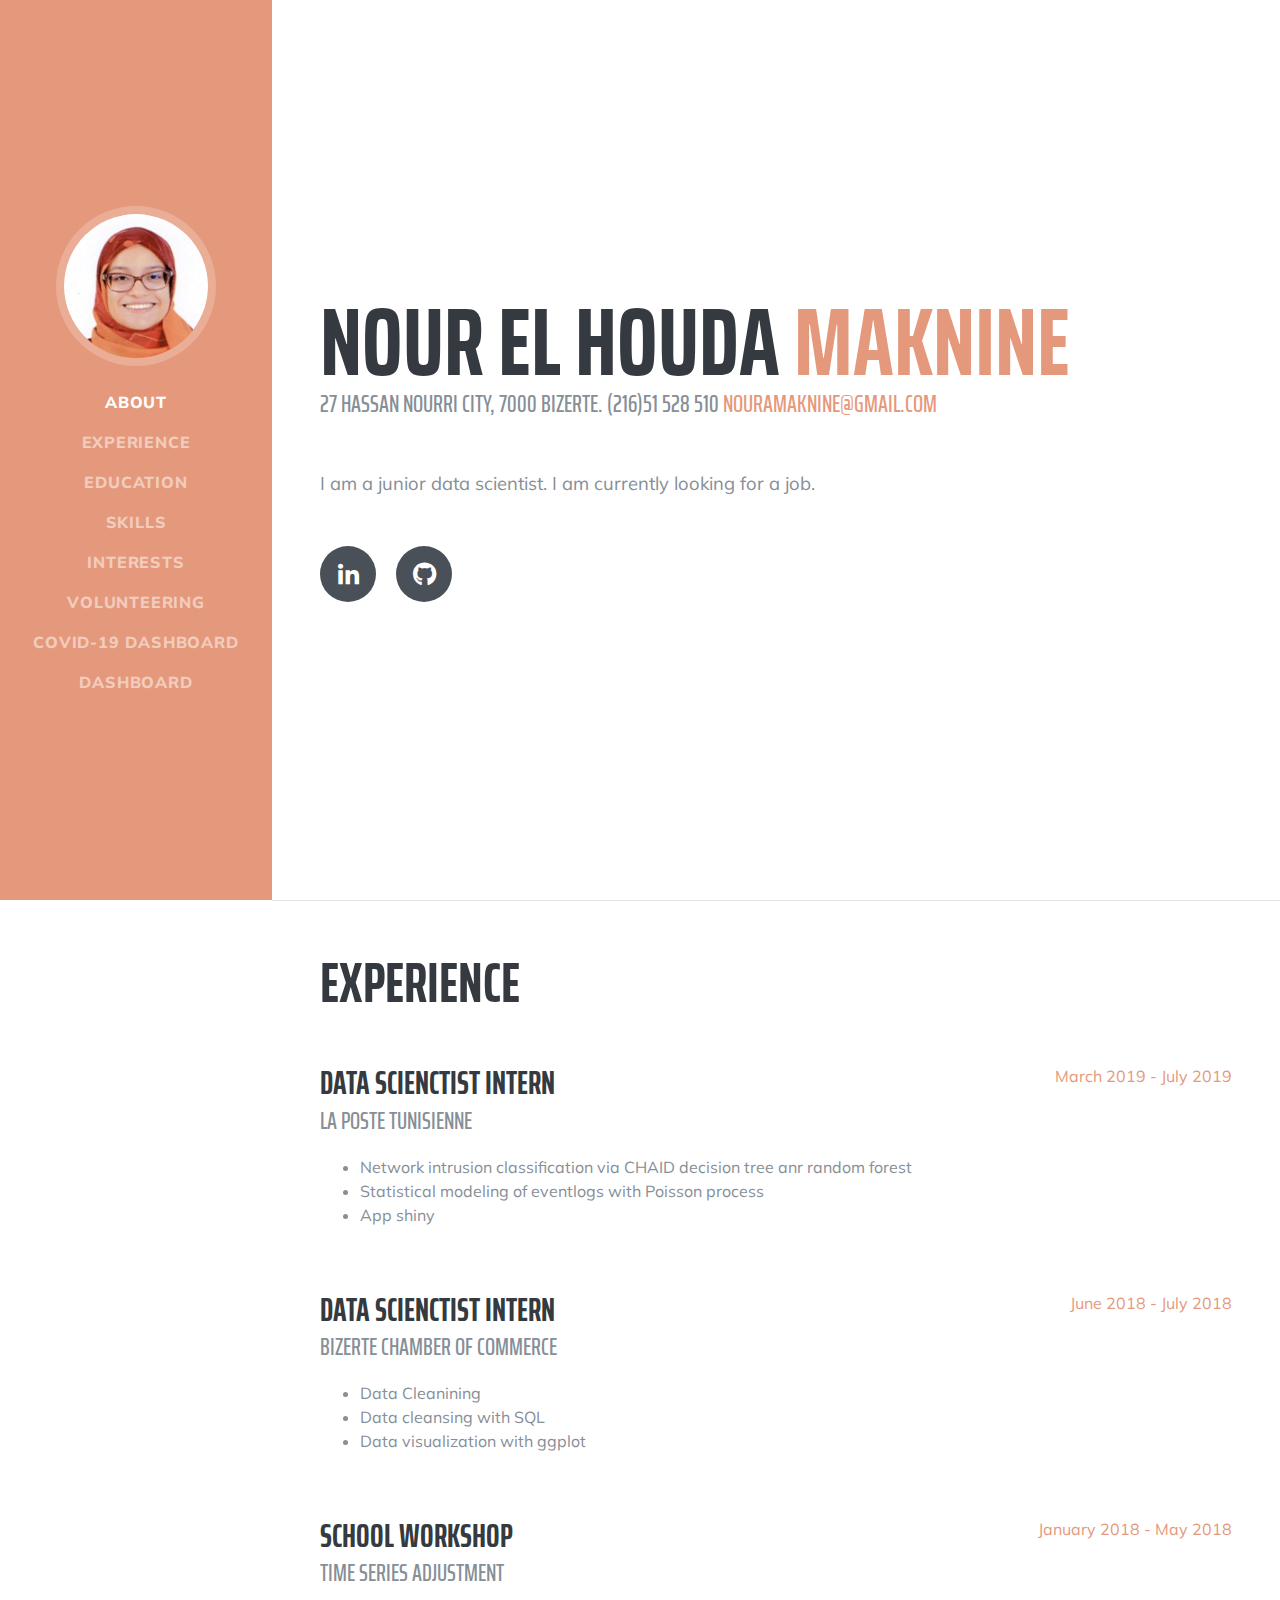
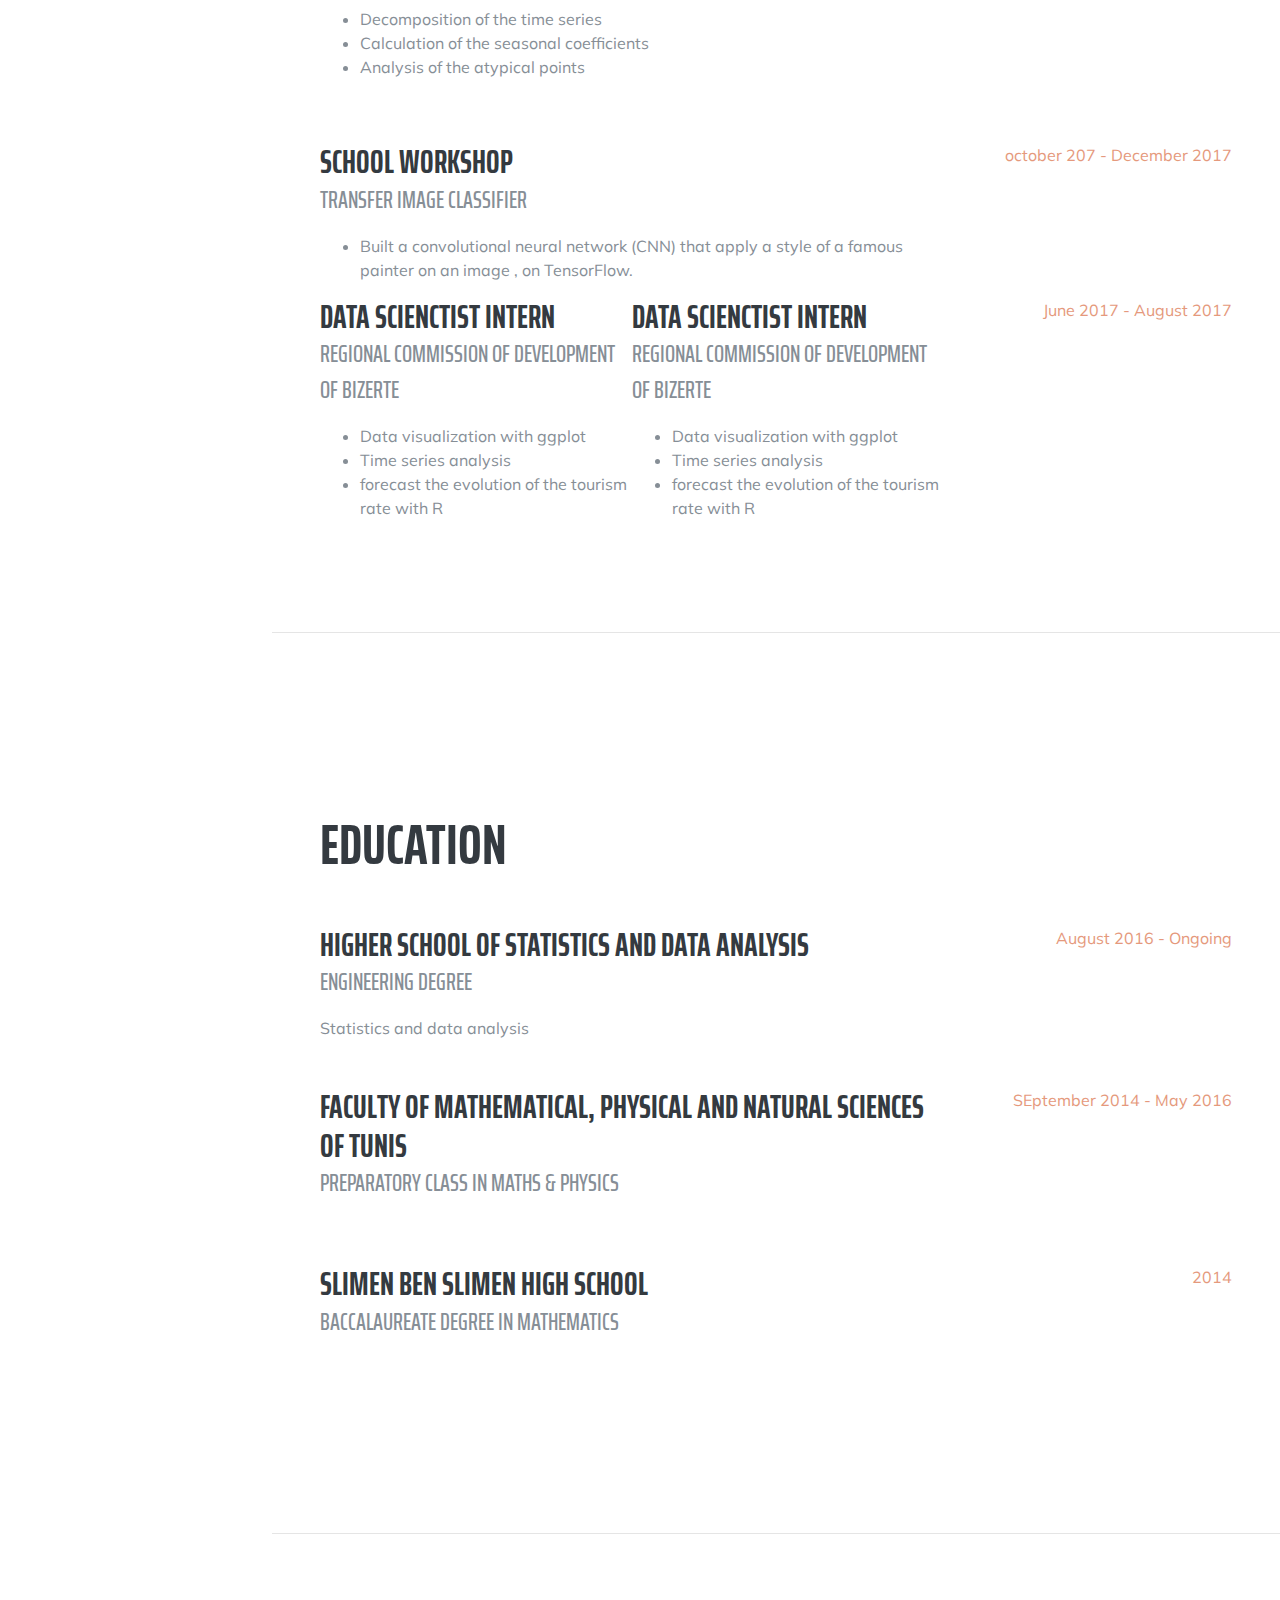
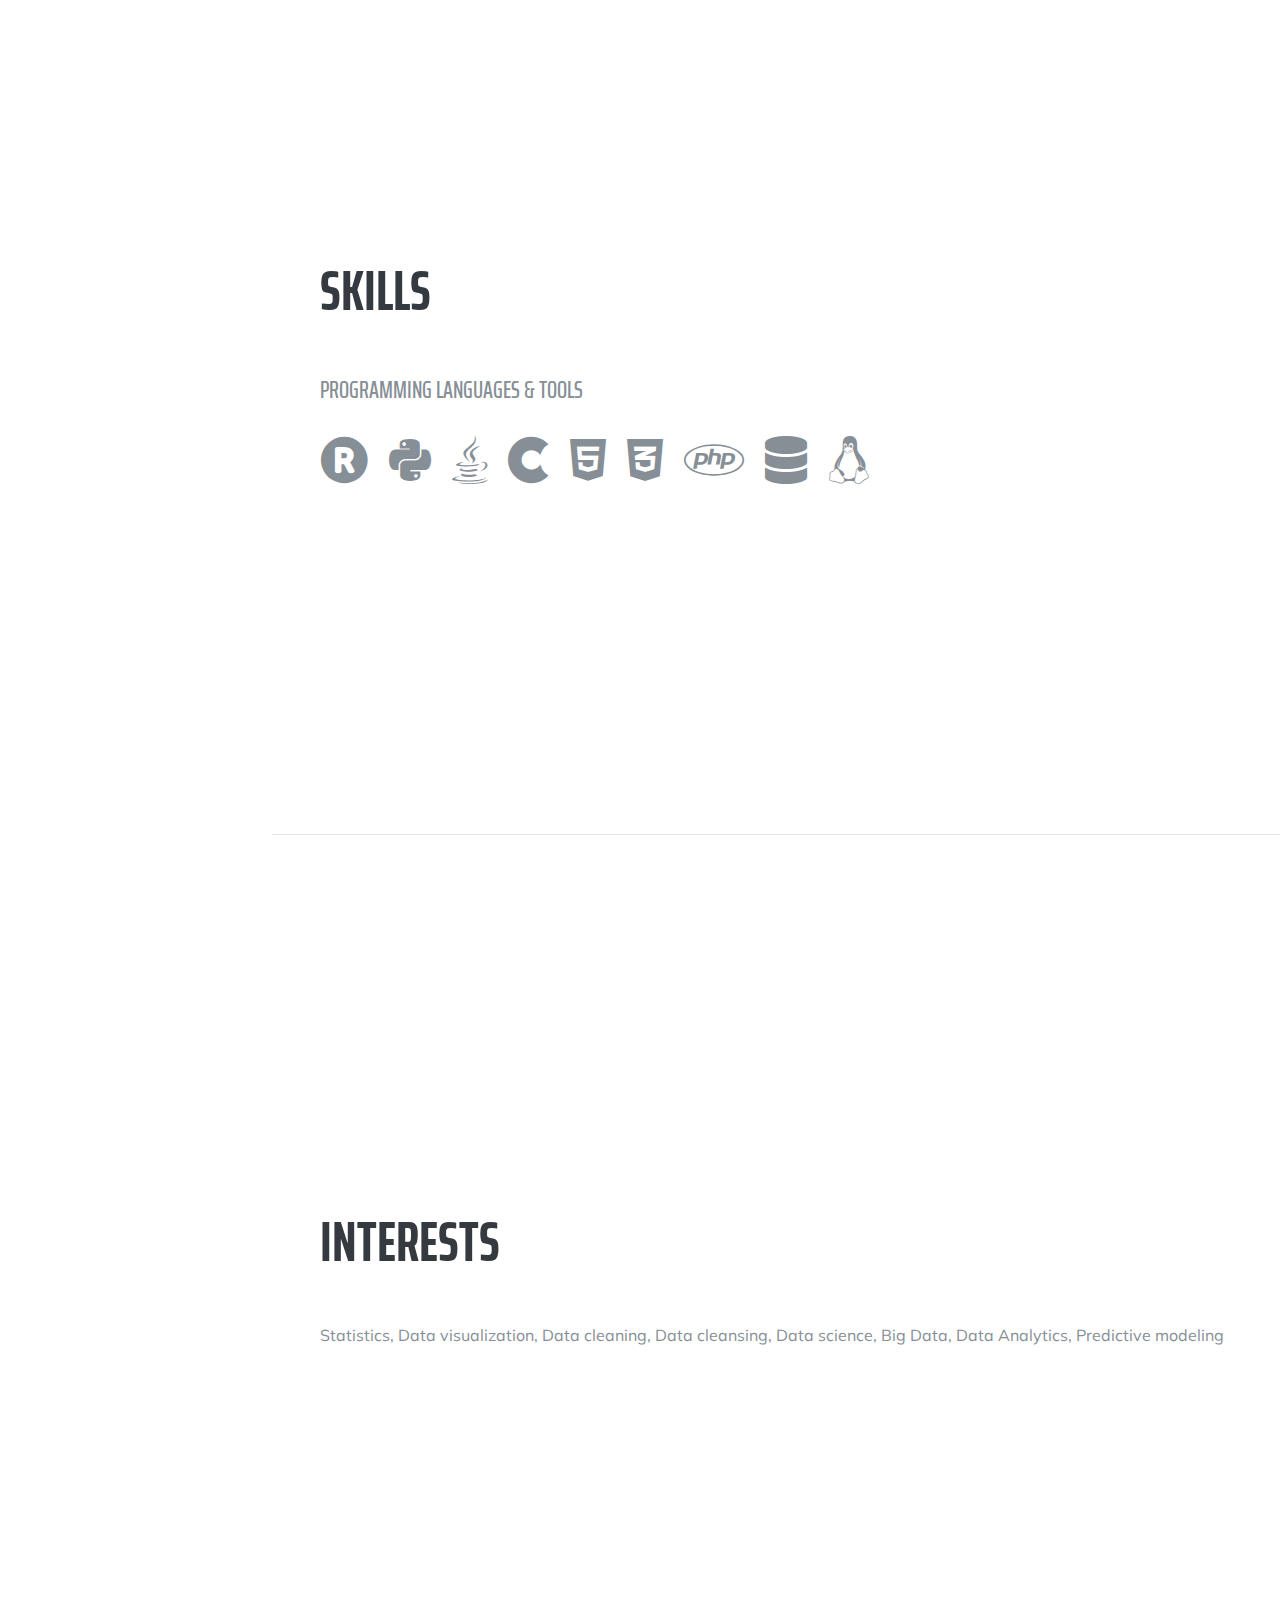
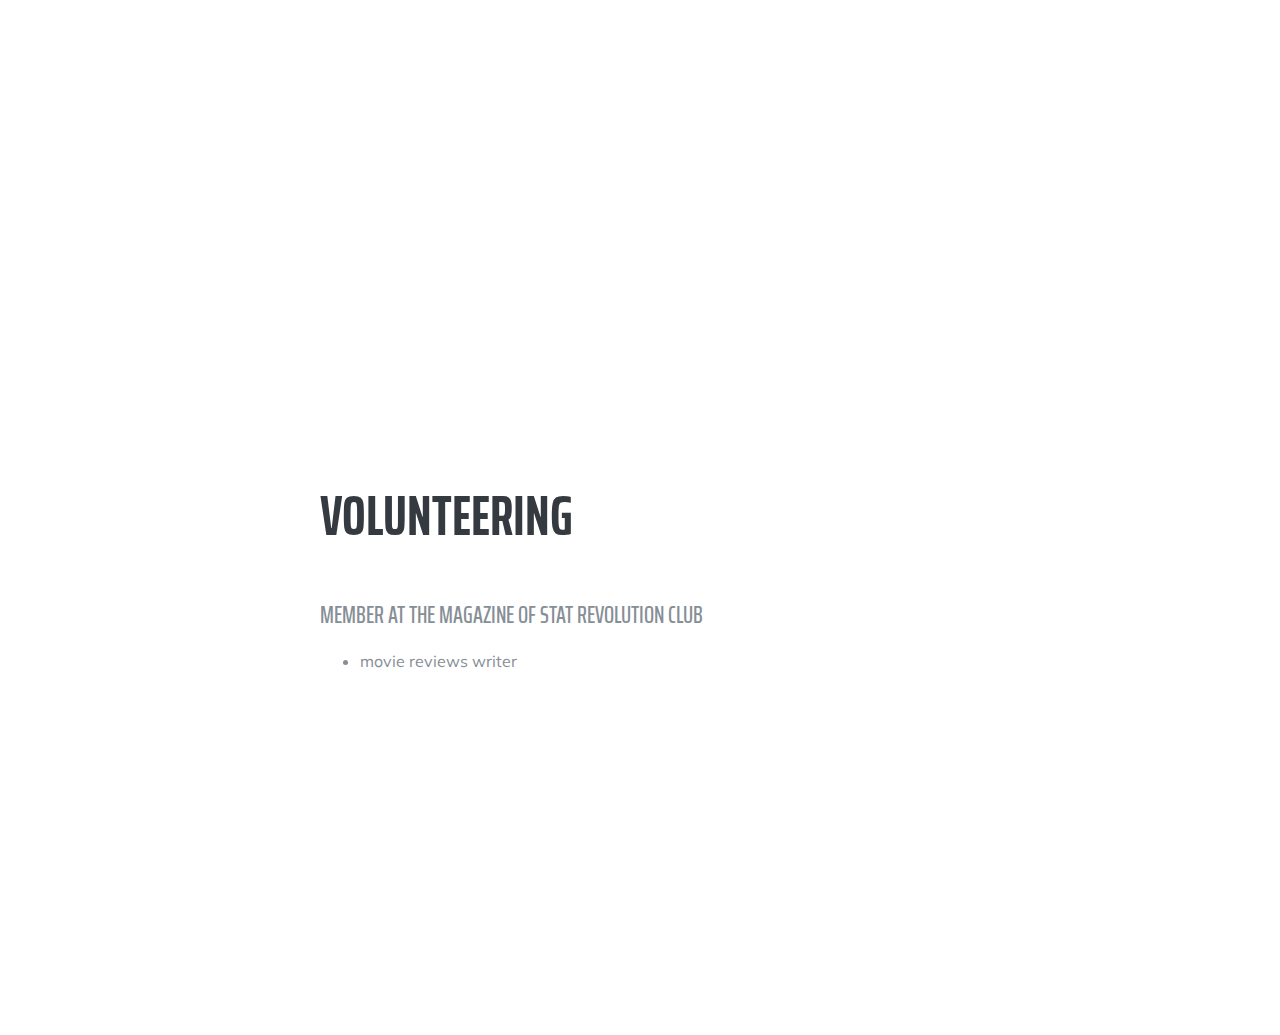
<file: index.html>
<!DOCTYPE html>
<html lang="en">

  <head>

    <meta charset="utf-8">
    <meta name="viewport" content="width=device-width, initial-scale=1, shrink-to-fit=no">
    <meta name="description" content="">
    <meta name="author" content="">

    <title>Resume</title>

    <!-- Bootstrap core CSS -->
    <link href="vendor/bootstrap/css/bootstrap.min.css" rel="stylesheet">

    <!-- Custom fonts for this template -->
    <link href="https://fonts.googleapis.com/css?family=Saira+Extra+Condensed:500,700" rel="stylesheet">
    <link href="https://fonts.googleapis.com/css?family=Muli:400,400i,800,800i" rel="stylesheet">
    <link href="vendor/fontawesome-free/css/all.min.css" rel="stylesheet">

    <!-- Custom styles for this template -->
    <link href="css/resume.min.css" rel="stylesheet">

  </head>

  <body id="page-top">

    <nav class="navbar navbar-expand-lg navbar-dark bg-primary fixed-top" id="sideNav">
      <a class="navbar-brand js-scroll-trigger" href="#page-top">
        <span class="d-block d-lg-none">Nour EL Houda Maknine</span>
        <span class="d-none d-lg-block">
          <img class="img-fluid img-profile rounded-circle mx-auto mb-2" src="PhotoMe.jpg" alt="">
        </span>
      </a>
      <button class="navbar-toggler" type="button" data-toggle="collapse" data-target="#navbarSupportedContent" aria-controls="navbarSupportedContent" aria-expanded="false" aria-label="Toggle navigation">
        <span class="navbar-toggler-icon"></span>
      </button>
      <div class="collapse navbar-collapse" id="navbarSupportedContent">
        <ul class="navbar-nav">
          <li class="nav-item">
            <a class="nav-link js-scroll-trigger" href="#about">About</a>
          </li>
          <li class="nav-item">
            <a class="nav-link js-scroll-trigger" href="#experience">Experience</a>
          </li>
          <li class="nav-item">
            <a class="nav-link js-scroll-trigger" href="#education">Education</a>
          </li>
          <li class="nav-item">
            <a class="nav-link js-scroll-trigger" href="#skills">Skills</a>
          </li>
          <li class="nav-item">
            <a class="nav-link js-scroll-trigger" href="#interests">Interests</a>
          </li>
           <li class="nav-item">
            <a class="nav-link js-scroll-trigger" href="#volunteering">Volunteering</a>
          </li>
          <li class="nav-item">
            <a class="nav-link js-scroll-trigger" href="dash.html">Covid-19 Dashboard</a>
          </li>
          <li class="nav-item">
            <a class="nav-link js-scroll-trigger" href="dashNAt.html">Dashboard</a>
          </li>
        </ul>
      </div>
    </nav>

    <div class="container-fluid p-0">

      <section class="resume-section p-3 p-lg-5 d-flex d-column" id="about">
        <div class="my-auto">
          <h1 class="mb-0">Nour El Houda
            <span class="text-primary">Maknine</span>
          </h1>
          <div class="subheading mb-5">27 Hassan Nourri city, 7000 Bizerte.  (216)51 528 510
            <a href="mailto:nouramaknine@gmail.com">nouramaknine@gmail.com</a>
          </div>
          <p class="lead mb-5">I am a junior data scientist. I am currently looking for a job.</p>
          <div class="social-icons">
            <a href="https://www.linkedin.com/in/nour-el-houda-mcnean-b2429612b/">
              <i class="fab fa-linkedin-in"></i>
            </a>
            <a href="https://github.com/nourmcnean">
              <i class="fab fa-github"></i>
            </a>
           
          </div>
        </div>
      </section>

      <hr class="m-0">

      <section class="resume-section p-3 p-lg-5 d-flex flex-column" id="experience">
        <div class="my-auto">
          <h2 class="mb-5">Experience</h2>
          
             <div class="resume-item d-flex flex-column flex-md-row mb-5">
            <div class="resume-content mr-auto">
              <h3 class="mb-0">Data scienctist intern</h3>
              <div class="subheading mb-3">La Poste Tunisienne</div>
              
                <ul>
                    <li>Network intrusion classification via CHAID decision tree anr random forest</li>
                    <li>Statistical modeling of eventlogs with Poisson process </li>
                    <li>App shiny</li>
                </ul>
              
            </div>
            <div class="resume-date text-md-right">
              <span class="text-primary">March 2019 - July 2019</span>
            </div>
          </div>

          <div class="resume-item d-flex flex-column flex-md-row mb-5">
            <div class="resume-content mr-auto">
              <h3 class="mb-0">Data scienctist intern</h3>
              <div class="subheading mb-3">Bizerte chamber of commerce</div>
              
                <ul>
                    <li>Data Cleanining </li>
                    <li>Data cleansing with SQL</li>
                    <li>Data visualization with ggplot</li>
                </ul>
              
            </div>
            <div class="resume-date text-md-right">
              <span class="text-primary">June 2018 - July 2018</span>
            </div>
          </div>

          

          <div class="resume-item d-flex flex-column flex-md-row mb-5">
            <div class="resume-content mr-auto">
              <h3 class="mb-0">School workshop</h3>
              <div class="subheading mb-3">Time series adjustment</div>
              <ul>
                    <li>Decomposition of the time series</li>
                    <li>Calculation of the seasonal coefficients  </li>
                     <li>Analysis of the atypical points</li>
                </ul>
            </div>
            <div class="resume-date text-md-right">
              <span class="text-primary">January 2018 - May 2018</span>
            </div>
          </div>

          <div class="resume-item d-flex flex-column flex-md-row">
            <div class="resume-content mr-auto">
              <h3 class="mb-0">School workshop</h3>
              <div class="subheading mb-3">Transfer image classifier</div>
              <ul>
                    <li>Built a convolutional neural network (CNN) that apply a style of a
famous painter on an image , on TensorFlow.</li>
                    
                </ul>
            </div>
            <div class="resume-date text-md-right">
              <span class="text-primary">october 207 - December 2017</span>
            </div>
          </div>

        </div>
        
        
<div class="resume-item d-flex flex-column flex-md-row mb-5">
            <div class="resume-content mr-auto">
              <h3 class="mb-0">Data scienctist intern</h3>
              <div class="subheading mb-3">Regional commission of development of Bizerte</div>
               <ul>
                    <li>Data visualization with ggplot</li>
                    <li>Time series analysis   </li>
                     <li>forecast the evolution of the tourism rate with R</li>
                </ul>
            </div>
            <div class="resume-content mr-auto">
              <h3 class="mb-0">Data scienctist intern</h3>
              <div class="subheading mb-3">Regional commission of development of Bizerte</div>
               <ul>
                    <li>Data visualization with ggplot</li>
                    <li>Time series analysis   </li>
                     <li>forecast the evolution of the tourism rate with R</li>
                </ul>
            </div>
            <div class="resume-date text-md-right">
              <span class="text-primary">June 2017 - August 2017</span>
            </div>
          </div>
      </section>

      <hr class="m-0">

      <section class="resume-section p-3 p-lg-5 d-flex flex-column" id="education">
        <div class="my-auto">
          <h2 class="mb-5">Education</h2>

          <div class="resume-item d-flex flex-column flex-md-row mb-5">
            <div class="resume-content mr-auto">
              <h3 class="mb-0">Higher School of Statistics and Data Analysis</h3>
              <div class="subheading mb-3">Engineering degree</div>
              <div>Statistics and data analysis</div>
            </div>
            <div class="resume-date text-md-right">
              <span class="text-primary">August 2016 - Ongoing</span>
            </div>
          </div>
          <div class="resume-item d-flex flex-column flex-md-row mb-5">
            <div class="resume-content mr-auto">
              <h3 class="mb-0">Faculty of Mathematical, Physical and Natural Sciences of Tunis</h3>
              <div class="subheading mb-3">Preparatory class in Maths & Physics</div>
            </div>
            <div class="resume-date text-md-right">
              <span class="text-primary">SEptember 2014 - May 2016</span>
            </div>
          </div>
          <div class="resume-item d-flex flex-column flex-md-row">
            <div class="resume-content mr-auto">
              <h3 class="mb-0">Slimen Ben Slimen High School</h3>
              <div class="subheading mb-3">Baccalaureate degree in mathematics</div>
            </div>
            <div class="resume-date text-md-right">
              <span class="text-primary">2014</span>
            </div>
          </div>

        </div>
        
      </section>

      <hr class="m-0">

      <section class="resume-section p-3 p-lg-5 d-flex flex-column" id="skills">
        <div class="my-auto">
          <h2 class="mb-5">Skills</h2>

          <div class="subheading mb-3">Programming Languages &amp; Tools</div>
             <ul class="list-inline dev-icons">
            <li class="list-inline-item">
              <i class="fas fa-registered"></i>
            </li>
            <li class="list-inline-item">
              <i class="fab fa-python"></i>
            </li>
            <li class="list-inline-item">
              <i class="fab fa-java"></i>
            </li>
            <li class="list-inline-item">
              <i class="fab fa-cuttlefish"></i>
            </li>
              <li class="list-inline-item">
              <i class="fab fa-html5"></i>
            </li>
            <li class="list-inline-item">
              <i class="fab fa-css3-alt"></i>
            </li>
           
            <li class="list-inline-item">
              <i class="fab fa-php"></i>
            </li>
            <li class="list-inline-item">
              <i class="fas fa-database"></i>
            </li>
            <li class="list-inline-item">   
            <i class="fab fa-linux"></i>
            </li>   
          </ul>

     
       </div>   
      </section>

      <hr class="m-0">

      <section class="resume-section p-3 p-lg-5 d-flex flex-column" id="interests">
        <div class="my-auto">
          <h2 class="mb-5">Interests</h2>
      <p>Statistics, Data visualization, Data cleaning, Data cleansing, 
        Data science, Big Data, Data Analytics, Predictive modeling</p>
        </div>
        
      </section>
       <section class="resume-section p-3 p-lg-5 d-flex flex-column" id="volunteering">
        <div class="my-auto">
          <h2 class="mb-5">Volunteering</h2>
     <div class="resume-item d-flex flex-column flex-md-row">
            <div class="resume-content mr-auto">
            
             <div class="subheading mb-3">Member at the magazine of Stat Revolution club</div>
              <ul>
                    <li>movie reviews writer</li>
                    
                </ul>
            </div>
 
        </div> 
      </section>

     
  
    <!-- Bootstrap core JavaScript -->
    <script src="vendor/jquery/jquery.min.js"></script>
    <script src="vendor/bootstrap/js/bootstrap.bundle.min.js"></script>

    <!-- Plugin JavaScript -->
    <script src="vendor/jquery-easing/jquery.easing.min.js"></script>

    <!-- Custom scripts for this template -->
    <script src="js/resume.min.js"></script>
   </div>
  </body>

</html>
</file>
<file: vendor/fontawesome-free/css/all.min.css>
/*!
 * Font Awesome Free 5.3.1 by @fontawesome - https://fontawesome.com
 * License - https://fontawesome.com/license/free (Icons: CC BY 4.0, Fonts: SIL OFL 1.1, Code: MIT License)
 */
.fa,.fab,.fal,.far,.fas{-moz-osx-font-smoothing:grayscale;-webkit-font-smoothing:antialiased;display:inline-block;font-style:normal;font-variant:normal;text-rendering:auto;line-height:1}.fa-lg{font-size:1.33333em;line-height:.75em;vertical-align:-.0667em}.fa-xs{font-size:.75em}.fa-sm{font-size:.875em}.fa-1x{font-size:1em}.fa-2x{font-size:2em}.fa-3x{font-size:3em}.fa-4x{font-size:4em}.fa-5x{font-size:5em}.fa-6x{font-size:6em}.fa-7x{font-size:7em}.fa-8x{font-size:8em}.fa-9x{font-size:9em}.fa-10x{font-size:10em}.fa-fw{text-align:center;width:1.25em}.fa-ul{list-style-type:none;margin-left:2.5em;padding-left:0}.fa-ul>li{position:relative}.fa-li{left:-2em;position:absolute;text-align:center;width:2em;line-height:inherit}.fa-border{border:.08em solid #eee;border-radius:.1em;padding:.2em .25em .15em}.fa-pull-left{float:left}.fa-pull-right{float:right}.fa.fa-pull-left,.fab.fa-pull-left,.fal.fa-pull-left,.far.fa-pull-left,.fas.fa-pull-left{margin-right:.3em}.fa.fa-pull-right,.fab.fa-pull-right,.fal.fa-pull-right,.far.fa-pull-right,.fas.fa-pull-right{margin-left:.3em}.fa-spin{animation:fa-spin 2s infinite linear}.fa-pulse{animation:fa-spin 1s infinite steps(8)}@keyframes fa-spin{0%{transform:rotate(0deg)}to{transform:rotate(1turn)}}.fa-rotate-90{-ms-filter:"progid:DXImageTransform.Microsoft.BasicImage(rotation=1)";transform:rotate(90deg)}.fa-rotate-180{-ms-filter:"progid:DXImageTransform.Microsoft.BasicImage(rotation=2)";transform:rotate(180deg)}.fa-rotate-270{-ms-filter:"progid:DXImageTransform.Microsoft.BasicImage(rotation=3)";transform:rotate(270deg)}.fa-flip-horizontal{-ms-filter:"progid:DXImageTransform.Microsoft.BasicImage(rotation=0, mirror=1)";transform:scaleX(-1)}.fa-flip-vertical{transform:scaleY(-1)}.fa-flip-horizontal.fa-flip-vertical,.fa-flip-vertical{-ms-filter:"progid:DXImageTransform.Microsoft.BasicImage(rotation=2, mirror=1)"}.fa-flip-horizontal.fa-flip-vertical{transform:scale(-1)}:root .fa-flip-horizontal,:root .fa-flip-vertical,:root .fa-rotate-90,:root .fa-rotate-180,:root .fa-rotate-270{-webkit-filter:none;filter:none}.fa-stack{display:inline-block;height:2em;line-height:2em;position:relative;vertical-align:middle;width:2em}.fa-stack-1x,.fa-stack-2x{left:0;position:absolute;text-align:center;width:100%}.fa-stack-1x{line-height:inherit}.fa-stack-2x{font-size:2em}.fa-inverse{color:#fff}.fa-500px:before{content:"\f26e"}.fa-accessible-icon:before{content:"\f368"}.fa-accusoft:before{content:"\f369"}.fa-ad:before{content:"\f641"}.fa-address-book:before{content:"\f2b9"}.fa-address-card:before{content:"\f2bb"}.fa-adjust:before{content:"\f042"}.fa-adn:before{content:"\f170"}.fa-adversal:before{content:"\f36a"}.fa-affiliatetheme:before{content:"\f36b"}.fa-air-freshener:before{content:"\f5d0"}.fa-algolia:before{content:"\f36c"}.fa-align-center:before{content:"\f037"}.fa-align-justify:before{content:"\f039"}.fa-align-left:before{content:"\f036"}.fa-align-right:before{content:"\f038"}.fa-alipay:before{content:"\f642"}.fa-allergies:before{content:"\f461"}.fa-amazon:before{content:"\f270"}.fa-amazon-pay:before{content:"\f42c"}.fa-ambulance:before{content:"\f0f9"}.fa-american-sign-language-interpreting:before{content:"\f2a3"}.fa-amilia:before{content:"\f36d"}.fa-anchor:before{content:"\f13d"}.fa-android:before{content:"\f17b"}.fa-angellist:before{content:"\f209"}.fa-angle-double-down:before{content:"\f103"}.fa-angle-double-left:before{content:"\f100"}.fa-angle-double-right:before{content:"\f101"}.fa-angle-double-up:before{content:"\f102"}.fa-angle-down:before{content:"\f107"}.fa-angle-left:before{content:"\f104"}.fa-angle-right:before{content:"\f105"}.fa-angle-up:before{content:"\f106"}.fa-angry:before{content:"\f556"}.fa-angrycreative:before{content:"\f36e"}.fa-angular:before{content:"\f420"}.fa-ankh:before{content:"\f644"}.fa-app-store:before{content:"\f36f"}.fa-app-store-ios:before{content:"\f370"}.fa-apper:before{content:"\f371"}.fa-apple:before{content:"\f179"}.fa-apple-alt:before{content:"\f5d1"}.fa-apple-pay:before{content:"\f415"}.fa-archive:before{content:"\f187"}.fa-archway:before{content:"\f557"}.fa-arrow-alt-circle-down:before{content:"\f358"}.fa-arrow-alt-circle-left:before{content:"\f359"}.fa-arrow-alt-circle-right:before{content:"\f35a"}.fa-arrow-alt-circle-up:before{content:"\f35b"}.fa-arrow-circle-down:before{content:"\f0ab"}.fa-arrow-circle-left:before{content:"\f0a8"}.fa-arrow-circle-right:before{content:"\f0a9"}.fa-arrow-circle-up:before{content:"\f0aa"}.fa-arrow-down:before{content:"\f063"}.fa-arrow-left:before{content:"\f060"}.fa-arrow-right:before{content:"\f061"}.fa-arrow-up:before{content:"\f062"}.fa-arrows-alt:before{content:"\f0b2"}.fa-arrows-alt-h:before{content:"\f337"}.fa-arrows-alt-v:before{content:"\f338"}.fa-assistive-listening-systems:before{content:"\f2a2"}.fa-asterisk:before{content:"\f069"}.fa-asymmetrik:before{content:"\f372"}.fa-at:before{content:"\f1fa"}.fa-atlas:before{content:"\f558"}.fa-atom:before{content:"\f5d2"}.fa-audible:before{content:"\f373"}.fa-audio-description:before{content:"\f29e"}.fa-autoprefixer:before{content:"\f41c"}.fa-avianex:before{content:"\f374"}.fa-aviato:before{content:"\f421"}.fa-award:before{content:"\f559"}.fa-aws:before{content:"\f375"}.fa-backspace:before{content:"\f55a"}.fa-backward:before{content:"\f04a"}.fa-balance-scale:before{content:"\f24e"}.fa-ban:before{content:"\f05e"}.fa-band-aid:before{content:"\f462"}.fa-bandcamp:before{content:"\f2d5"}.fa-barcode:before{content:"\f02a"}.fa-bars:before{content:"\f0c9"}.fa-baseball-ball:before{content:"\f433"}.fa-basketball-ball:before{content:"\f434"}.fa-bath:before{content:"\f2cd"}.fa-battery-empty:before{content:"\f244"}.fa-battery-full:before{content:"\f240"}.fa-battery-half:before{content:"\f242"}.fa-battery-quarter:before{content:"\f243"}.fa-battery-three-quarters:before{content:"\f241"}.fa-bed:before{content:"\f236"}.fa-beer:before{content:"\f0fc"}.fa-behance:before{content:"\f1b4"}.fa-behance-square:before{content:"\f1b5"}.fa-bell:before{content:"\f0f3"}.fa-bell-slash:before{content:"\f1f6"}.fa-bezier-curve:before{content:"\f55b"}.fa-bible:before{content:"\f647"}.fa-bicycle:before{content:"\f206"}.fa-bimobject:before{content:"\f378"}.fa-binoculars:before{content:"\f1e5"}.fa-birthday-cake:before{content:"\f1fd"}.fa-bitbucket:before{content:"\f171"}.fa-bitcoin:before{content:"\f379"}.fa-bity:before{content:"\f37a"}.fa-black-tie:before{content:"\f27e"}.fa-blackberry:before{content:"\f37b"}.fa-blender:before{content:"\f517"}.fa-blind:before{content:"\f29d"}.fa-blogger:before{content:"\f37c"}.fa-blogger-b:before{content:"\f37d"}.fa-bluetooth:before{content:"\f293"}.fa-bluetooth-b:before{content:"\f294"}.fa-bold:before{content:"\f032"}.fa-bolt:before{content:"\f0e7"}.fa-bomb:before{content:"\f1e2"}.fa-bone:before{content:"\f5d7"}.fa-bong:before{content:"\f55c"}.fa-book:before{content:"\f02d"}.fa-book-open:before{content:"\f518"}.fa-book-reader:before{content:"\f5da"}.fa-bookmark:before{content:"\f02e"}.fa-bowling-ball:before{content:"\f436"}.fa-box:before{content:"\f466"}.fa-box-open:before{content:"\f49e"}.fa-boxes:before{content:"\f468"}.fa-braille:before{content:"\f2a1"}.fa-brain:before{content:"\f5dc"}.fa-briefcase:before{content:"\f0b1"}.fa-briefcase-medical:before{content:"\f469"}.fa-broadcast-tower:before{content:"\f519"}.fa-broom:before{content:"\f51a"}.fa-brush:before{content:"\f55d"}.fa-btc:before{content:"\f15a"}.fa-bug:before{content:"\f188"}.fa-building:before{content:"\f1ad"}.fa-bullhorn:before{content:"\f0a1"}.fa-bullseye:before{content:"\f140"}.fa-burn:before{content:"\f46a"}.fa-buromobelexperte:before{content:"\f37f"}.fa-bus:before{content:"\f207"}.fa-bus-alt:before{content:"\f55e"}.fa-business-time:before{content:"\f64a"}.fa-buysellads:before{content:"\f20d"}.fa-calculator:before{content:"\f1ec"}.fa-calendar:before{content:"\f133"}.fa-calendar-alt:before{content:"\f073"}.fa-calendar-check:before{content:"\f274"}.fa-calendar-minus:before{content:"\f272"}.fa-calendar-plus:before{content:"\f271"}.fa-calendar-times:before{content:"\f273"}.fa-camera:before{content:"\f030"}.fa-camera-retro:before{content:"\f083"}.fa-cannabis:before{content:"\f55f"}.fa-capsules:before{content:"\f46b"}.fa-car:before{content:"\f1b9"}.fa-car-alt:before{content:"\f5de"}.fa-car-battery:before{content:"\f5df"}.fa-car-crash:before{content:"\f5e1"}.fa-car-side:before{content:"\f5e4"}.fa-caret-down:before{content:"\f0d7"}.fa-caret-left:before{content:"\f0d9"}.fa-caret-right:before{content:"\f0da"}.fa-caret-square-down:before{content:"\f150"}.fa-caret-square-left:before{content:"\f191"}.fa-caret-square-right:before{content:"\f152"}.fa-caret-square-up:before{content:"\f151"}.fa-caret-up:before{content:"\f0d8"}.fa-cart-arrow-down:before{content:"\f218"}.fa-cart-plus:before{content:"\f217"}.fa-cc-amazon-pay:before{content:"\f42d"}.fa-cc-amex:before{content:"\f1f3"}.fa-cc-apple-pay:before{content:"\f416"}.fa-cc-diners-club:before{content:"\f24c"}.fa-cc-discover:before{content:"\f1f2"}.fa-cc-jcb:before{content:"\f24b"}.fa-cc-mastercard:before{content:"\f1f1"}.fa-cc-paypal:before{content:"\f1f4"}.fa-cc-stripe:before{content:"\f1f5"}.fa-cc-visa:before{content:"\f1f0"}.fa-centercode:before{content:"\f380"}.fa-certificate:before{content:"\f0a3"}.fa-chalkboard:before{content:"\f51b"}.fa-chalkboard-teacher:before{content:"\f51c"}.fa-charging-station:before{content:"\f5e7"}.fa-chart-area:before{content:"\f1fe"}.fa-chart-bar:before{content:"\f080"}.fa-chart-line:before{content:"\f201"}.fa-chart-pie:before{content:"\f200"}.fa-check:before{content:"\f00c"}.fa-check-circle:before{content:"\f058"}.fa-check-double:before{content:"\f560"}.fa-check-square:before{content:"\f14a"}.fa-chess:before{content:"\f439"}.fa-chess-bishop:before{content:"\f43a"}.fa-chess-board:before{content:"\f43c"}.fa-chess-king:before{content:"\f43f"}.fa-chess-knight:before{content:"\f441"}.fa-chess-pawn:before{content:"\f443"}.fa-chess-queen:before{content:"\f445"}.fa-chess-rook:before{content:"\f447"}.fa-chevron-circle-down:before{content:"\f13a"}.fa-chevron-circle-left:before{content:"\f137"}.fa-chevron-circle-right:before{content:"\f138"}.fa-chevron-circle-up:before{content:"\f139"}.fa-chevron-down:before{content:"\f078"}.fa-chevron-left:before{content:"\f053"}.fa-chevron-right:before{content:"\f054"}.fa-chevron-up:before{content:"\f077"}.fa-child:before{content:"\f1ae"}.fa-chrome:before{content:"\f268"}.fa-church:before{content:"\f51d"}.fa-circle:before{content:"\f111"}.fa-circle-notch:before{content:"\f1ce"}.fa-city:before{content:"\f64f"}.fa-clipboard:before{content:"\f328"}.fa-clipboard-check:before{content:"\f46c"}.fa-clipboard-list:before{content:"\f46d"}.fa-clock:before{content:"\f017"}.fa-clone:before{content:"\f24d"}.fa-closed-captioning:before{content:"\f20a"}.fa-cloud:before{content:"\f0c2"}.fa-cloud-download-alt:before{content:"\f381"}.fa-cloud-upload-alt:before{content:"\f382"}.fa-cloudscale:before{content:"\f383"}.fa-cloudsmith:before{content:"\f384"}.fa-cloudversify:before{content:"\f385"}.fa-cocktail:before{content:"\f561"}.fa-code:before{content:"\f121"}.fa-code-branch:before{content:"\f126"}.fa-codepen:before{content:"\f1cb"}.fa-codiepie:before{content:"\f284"}.fa-coffee:before{content:"\f0f4"}.fa-cog:before{content:"\f013"}.fa-cogs:before{content:"\f085"}.fa-coins:before{content:"\f51e"}.fa-columns:before{content:"\f0db"}.fa-comment:before{content:"\f075"}.fa-comment-alt:before{content:"\f27a"}.fa-comment-dollar:before{content:"\f651"}.fa-comment-dots:before{content:"\f4ad"}.fa-comment-slash:before{content:"\f4b3"}.fa-comments:before{content:"\f086"}.fa-comments-dollar:before{content:"\f653"}.fa-compact-disc:before{content:"\f51f"}.fa-compass:before{content:"\f14e"}.fa-compress:before{content:"\f066"}.fa-concierge-bell:before{content:"\f562"}.fa-connectdevelop:before{content:"\f20e"}.fa-contao:before{content:"\f26d"}.fa-cookie:before{content:"\f563"}.fa-cookie-bite:before{content:"\f564"}.fa-copy:before{content:"\f0c5"}.fa-copyright:before{content:"\f1f9"}.fa-couch:before{content:"\f4b8"}.fa-cpanel:before{content:"\f388"}.fa-creative-commons:before{content:"\f25e"}.fa-creative-commons-by:before{content:"\f4e7"}.fa-creative-commons-nc:before{content:"\f4e8"}.fa-creative-commons-nc-eu:before{content:"\f4e9"}.fa-creative-commons-nc-jp:before{content:"\f4ea"}.fa-creative-commons-nd:before{content:"\f4eb"}.fa-creative-commons-pd:before{content:"\f4ec"}.fa-creative-commons-pd-alt:before{content:"\f4ed"}.fa-creative-commons-remix:before{content:"\f4ee"}.fa-creative-commons-sa:before{content:"\f4ef"}.fa-creative-commons-sampling:before{content:"\f4f0"}.fa-creative-commons-sampling-plus:before{content:"\f4f1"}.fa-creative-commons-share:before{content:"\f4f2"}.fa-credit-card:before{content:"\f09d"}.fa-crop:before{content:"\f125"}.fa-crop-alt:before{content:"\f565"}.fa-cross:before{content:"\f654"}.fa-crosshairs:before{content:"\f05b"}.fa-crow:before{content:"\f520"}.fa-crown:before{content:"\f521"}.fa-css3:before{content:"\f13c"}.fa-css3-alt:before{content:"\f38b"}.fa-cube:before{content:"\f1b2"}.fa-cubes:before{content:"\f1b3"}.fa-cut:before{content:"\f0c4"}.fa-cuttlefish:before{content:"\f38c"}.fa-d-and-d:before{content:"\f38d"}.fa-dashcube:before{content:"\f210"}.fa-database:before{content:"\f1c0"}.fa-deaf:before{content:"\f2a4"}.fa-delicious:before{content:"\f1a5"}.fa-deploydog:before{content:"\f38e"}.fa-deskpro:before{content:"\f38f"}.fa-desktop:before{content:"\f108"}.fa-deviantart:before{content:"\f1bd"}.fa-dharmachakra:before{content:"\f655"}.fa-diagnoses:before{content:"\f470"}.fa-dice:before{content:"\f522"}.fa-dice-five:before{content:"\f523"}.fa-dice-four:before{content:"\f524"}.fa-dice-one:before{content:"\f525"}.fa-dice-six:before{content:"\f526"}.fa-dice-three:before{content:"\f527"}.fa-dice-two:before{content:"\f528"}.fa-digg:before{content:"\f1a6"}.fa-digital-ocean:before{content:"\f391"}.fa-digital-tachograph:before{content:"\f566"}.fa-directions:before{content:"\f5eb"}.fa-discord:before{content:"\f392"}.fa-discourse:before{content:"\f393"}.fa-divide:before{content:"\f529"}.fa-dizzy:before{content:"\f567"}.fa-dna:before{content:"\f471"}.fa-dochub:before{content:"\f394"}.fa-docker:before{content:"\f395"}.fa-dollar-sign:before{content:"\f155"}.fa-dolly:before{content:"\f472"}.fa-dolly-flatbed:before{content:"\f474"}.fa-donate:before{content:"\f4b9"}.fa-door-closed:before{content:"\f52a"}.fa-door-open:before{content:"\f52b"}.fa-dot-circle:before{content:"\f192"}.fa-dove:before{content:"\f4ba"}.fa-download:before{content:"\f019"}.fa-draft2digital:before{content:"\f396"}.fa-drafting-compass:before{content:"\f568"}.fa-draw-polygon:before{content:"\f5ee"}.fa-dribbble:before{content:"\f17d"}.fa-dribbble-square:before{content:"\f397"}.fa-dropbox:before{content:"\f16b"}.fa-drum:before{content:"\f569"}.fa-drum-steelpan:before{content:"\f56a"}.fa-drupal:before{content:"\f1a9"}.fa-dumbbell:before{content:"\f44b"}.fa-dyalog:before{content:"\f399"}.fa-earlybirds:before{content:"\f39a"}.fa-ebay:before{content:"\f4f4"}.fa-edge:before{content:"\f282"}.fa-edit:before{content:"\f044"}.fa-eject:before{content:"\f052"}.fa-elementor:before{content:"\f430"}.fa-ellipsis-h:before{content:"\f141"}.fa-ellipsis-v:before{content:"\f142"}.fa-ello:before{content:"\f5f1"}.fa-ember:before{content:"\f423"}.fa-empire:before{content:"\f1d1"}.fa-envelope:before{content:"\f0e0"}.fa-envelope-open:before{content:"\f2b6"}.fa-envelope-open-text:before{content:"\f658"}.fa-envelope-square:before{content:"\f199"}.fa-envira:before{content:"\f299"}.fa-equals:before{content:"\f52c"}.fa-eraser:before{content:"\f12d"}.fa-erlang:before{content:"\f39d"}.fa-ethereum:before{content:"\f42e"}.fa-etsy:before{content:"\f2d7"}.fa-euro-sign:before{content:"\f153"}.fa-exchange-alt:before{content:"\f362"}.fa-exclamation:before{content:"\f12a"}.fa-exclamation-circle:before{content:"\f06a"}.fa-exclamation-triangle:before{content:"\f071"}.fa-expand:before{content:"\f065"}.fa-expand-arrows-alt:before{content:"\f31e"}.fa-expeditedssl:before{content:"\f23e"}.fa-external-link-alt:before{content:"\f35d"}.fa-external-link-square-alt:before{content:"\f360"}.fa-eye:before{content:"\f06e"}.fa-eye-dropper:before{content:"\f1fb"}.fa-eye-slash:before{content:"\f070"}.fa-facebook:before{content:"\f09a"}.fa-facebook-f:before{content:"\f39e"}.fa-facebook-messenger:before{content:"\f39f"}.fa-facebook-square:before{content:"\f082"}.fa-fast-backward:before{content:"\f049"}.fa-fast-forward:before{content:"\f050"}.fa-fax:before{content:"\f1ac"}.fa-feather:before{content:"\f52d"}.fa-feather-alt:before{content:"\f56b"}.fa-female:before{content:"\f182"}.fa-fighter-jet:before{content:"\f0fb"}.fa-file:before{content:"\f15b"}.fa-file-alt:before{content:"\f15c"}.fa-file-archive:before{content:"\f1c6"}.fa-file-audio:before{content:"\f1c7"}.fa-file-code:before{content:"\f1c9"}.fa-file-contract:before{content:"\f56c"}.fa-file-download:before{content:"\f56d"}.fa-file-excel:before{content:"\f1c3"}.fa-file-export:before{content:"\f56e"}.fa-file-image:before{content:"\f1c5"}.fa-file-import:before{content:"\f56f"}.fa-file-invoice:before{content:"\f570"}.fa-file-invoice-dollar:before{content:"\f571"}.fa-file-medical:before{content:"\f477"}.fa-file-medical-alt:before{content:"\f478"}.fa-file-pdf:before{content:"\f1c1"}.fa-file-powerpoint:before{content:"\f1c4"}.fa-file-prescription:before{content:"\f572"}.fa-file-signature:before{content:"\f573"}.fa-file-upload:before{content:"\f574"}.fa-file-video:before{content:"\f1c8"}.fa-file-word:before{content:"\f1c2"}.fa-fill:before{content:"\f575"}.fa-fill-drip:before{content:"\f576"}.fa-film:before{content:"\f008"}.fa-filter:before{content:"\f0b0"}.fa-fingerprint:before{content:"\f577"}.fa-fire:before{content:"\f06d"}.fa-fire-extinguisher:before{content:"\f134"}.fa-firefox:before{content:"\f269"}.fa-first-aid:before{content:"\f479"}.fa-first-order:before{content:"\f2b0"}.fa-first-order-alt:before{content:"\f50a"}.fa-firstdraft:before{content:"\f3a1"}.fa-fish:before{content:"\f578"}.fa-flag:before{content:"\f024"}.fa-flag-checkered:before{content:"\f11e"}.fa-flask:before{content:"\f0c3"}.fa-flickr:before{content:"\f16e"}.fa-flipboard:before{content:"\f44d"}.fa-flushed:before{content:"\f579"}.fa-fly:before{content:"\f417"}.fa-folder:before{content:"\f07b"}.fa-folder-minus:before{content:"\f65d"}.fa-folder-open:before{content:"\f07c"}.fa-folder-plus:before{content:"\f65e"}.fa-font:before{content:"\f031"}.fa-font-awesome:before{content:"\f2b4"}.fa-font-awesome-alt:before{content:"\f35c"}.fa-font-awesome-flag:before{content:"\f425"}.fa-font-awesome-logo-full:before{content:"\f4e6"}.fa-fonticons:before{content:"\f280"}.fa-fonticons-fi:before{content:"\f3a2"}.fa-football-ball:before{content:"\f44e"}.fa-fort-awesome:before{content:"\f286"}.fa-fort-awesome-alt:before{content:"\f3a3"}.fa-forumbee:before{content:"\f211"}.fa-forward:before{content:"\f04e"}.fa-foursquare:before{content:"\f180"}.fa-free-code-camp:before{content:"\f2c5"}.fa-freebsd:before{content:"\f3a4"}.fa-frog:before{content:"\f52e"}.fa-frown:before{content:"\f119"}.fa-frown-open:before{content:"\f57a"}.fa-fulcrum:before{content:"\f50b"}.fa-funnel-dollar:before{content:"\f662"}.fa-futbol:before{content:"\f1e3"}.fa-galactic-republic:before{content:"\f50c"}.fa-galactic-senate:before{content:"\f50d"}.fa-gamepad:before{content:"\f11b"}.fa-gas-pump:before{content:"\f52f"}.fa-gavel:before{content:"\f0e3"}.fa-gem:before{content:"\f3a5"}.fa-genderless:before{content:"\f22d"}.fa-get-pocket:before{content:"\f265"}.fa-gg:before{content:"\f260"}.fa-gg-circle:before{content:"\f261"}.fa-gift:before{content:"\f06b"}.fa-git:before{content:"\f1d3"}.fa-git-square:before{content:"\f1d2"}.fa-github:before{content:"\f09b"}.fa-github-alt:before{content:"\f113"}.fa-github-square:before{content:"\f092"}.fa-gitkraken:before{content:"\f3a6"}.fa-gitlab:before{content:"\f296"}.fa-gitter:before{content:"\f426"}.fa-glass-martini:before{content:"\f000"}.fa-glass-martini-alt:before{content:"\f57b"}.fa-glasses:before{content:"\f530"}.fa-glide:before{content:"\f2a5"}.fa-glide-g:before{content:"\f2a6"}.fa-globe:before{content:"\f0ac"}.fa-globe-africa:before{content:"\f57c"}.fa-globe-americas:before{content:"\f57d"}.fa-globe-asia:before{content:"\f57e"}.fa-gofore:before{content:"\f3a7"}.fa-golf-ball:before{content:"\f450"}.fa-goodreads:before{content:"\f3a8"}.fa-goodreads-g:before{content:"\f3a9"}.fa-google:before{content:"\f1a0"}.fa-google-drive:before{content:"\f3aa"}.fa-google-play:before{content:"\f3ab"}.fa-google-plus:before{content:"\f2b3"}.fa-google-plus-g:before{content:"\f0d5"}.fa-google-plus-square:before{content:"\f0d4"}.fa-google-wallet:before{content:"\f1ee"}.fa-gopuram:before{content:"\f664"}.fa-graduation-cap:before{content:"\f19d"}.fa-gratipay:before{content:"\f184"}.fa-grav:before{content:"\f2d6"}.fa-greater-than:before{content:"\f531"}.fa-greater-than-equal:before{content:"\f532"}.fa-grimace:before{content:"\f57f"}.fa-grin:before{content:"\f580"}.fa-grin-alt:before{content:"\f581"}.fa-grin-beam:before{content:"\f582"}.fa-grin-beam-sweat:before{content:"\f583"}.fa-grin-hearts:before{content:"\f584"}.fa-grin-squint:before{content:"\f585"}.fa-grin-squint-tears:before{content:"\f586"}.fa-grin-stars:before{content:"\f587"}.fa-grin-tears:before{content:"\f588"}.fa-grin-tongue:before{content:"\f589"}.fa-grin-tongue-squint:before{content:"\f58a"}.fa-grin-tongue-wink:before{content:"\f58b"}.fa-grin-wink:before{content:"\f58c"}.fa-grip-horizontal:before{content:"\f58d"}.fa-grip-vertical:before{content:"\f58e"}.fa-gripfire:before{content:"\f3ac"}.fa-grunt:before{content:"\f3ad"}.fa-gulp:before{content:"\f3ae"}.fa-h-square:before{content:"\f0fd"}.fa-hacker-news:before{content:"\f1d4"}.fa-hacker-news-square:before{content:"\f3af"}.fa-hackerrank:before{content:"\f5f7"}.fa-hamsa:before{content:"\f665"}.fa-hand-holding:before{content:"\f4bd"}.fa-hand-holding-heart:before{content:"\f4be"}.fa-hand-holding-usd:before{content:"\f4c0"}.fa-hand-lizard:before{content:"\f258"}.fa-hand-paper:before{content:"\f256"}.fa-hand-peace:before{content:"\f25b"}.fa-hand-point-down:before{content:"\f0a7"}.fa-hand-point-left:before{content:"\f0a5"}.fa-hand-point-right:before{content:"\f0a4"}.fa-hand-point-up:before{content:"\f0a6"}.fa-hand-pointer:before{content:"\f25a"}.fa-hand-rock:before{content:"\f255"}.fa-hand-scissors:before{content:"\f257"}.fa-hand-spock:before{content:"\f259"}.fa-hands:before{content:"\f4c2"}.fa-hands-helping:before{content:"\f4c4"}.fa-handshake:before{content:"\f2b5"}.fa-hashtag:before{content:"\f292"}.fa-haykal:before{content:"\f666"}.fa-hdd:before{content:"\f0a0"}.fa-heading:before{content:"\f1dc"}.fa-headphones:before{content:"\f025"}.fa-headphones-alt:before{content:"\f58f"}.fa-headset:before{content:"\f590"}.fa-heart:before{content:"\f004"}.fa-heartbeat:before{content:"\f21e"}.fa-helicopter:before{content:"\f533"}.fa-highlighter:before{content:"\f591"}.fa-hips:before{content:"\f452"}.fa-hire-a-helper:before{content:"\f3b0"}.fa-history:before{content:"\f1da"}.fa-hockey-puck:before{content:"\f453"}.fa-home:before{content:"\f015"}.fa-hooli:before{content:"\f427"}.fa-hornbill:before{content:"\f592"}.fa-hospital:before{content:"\f0f8"}.fa-hospital-alt:before{content:"\f47d"}.fa-hospital-symbol:before{content:"\f47e"}.fa-hot-tub:before{content:"\f593"}.fa-hotel:before{content:"\f594"}.fa-hotjar:before{content:"\f3b1"}.fa-hourglass:before{content:"\f254"}.fa-hourglass-end:before{content:"\f253"}.fa-hourglass-half:before{content:"\f252"}.fa-hourglass-start:before{content:"\f251"}.fa-houzz:before{content:"\f27c"}.fa-html5:before{content:"\f13b"}.fa-hubspot:before{content:"\f3b2"}.fa-i-cursor:before{content:"\f246"}.fa-id-badge:before{content:"\f2c1"}.fa-id-card:before{content:"\f2c2"}.fa-id-card-alt:before{content:"\f47f"}.fa-image:before{content:"\f03e"}.fa-images:before{content:"\f302"}.fa-imdb:before{content:"\f2d8"}.fa-inbox:before{content:"\f01c"}.fa-indent:before{content:"\f03c"}.fa-industry:before{content:"\f275"}.fa-infinity:before{content:"\f534"}.fa-info:before{content:"\f129"}.fa-info-circle:before{content:"\f05a"}.fa-instagram:before{content:"\f16d"}.fa-internet-explorer:before{content:"\f26b"}.fa-ioxhost:before{content:"\f208"}.fa-italic:before{content:"\f033"}.fa-itunes:before{content:"\f3b4"}.fa-itunes-note:before{content:"\f3b5"}.fa-java:before{content:"\f4e4"}.fa-jedi:before{content:"\f669"}.fa-jedi-order:before{content:"\f50e"}.fa-jenkins:before{content:"\f3b6"}.fa-joget:before{content:"\f3b7"}.fa-joint:before{content:"\f595"}.fa-joomla:before{content:"\f1aa"}.fa-journal-whills:before{content:"\f66a"}.fa-js:before{content:"\f3b8"}.fa-js-square:before{content:"\f3b9"}.fa-jsfiddle:before{content:"\f1cc"}.fa-kaaba:before{content:"\f66b"}.fa-kaggle:before{content:"\f5fa"}.fa-key:before{content:"\f084"}.fa-keybase:before{content:"\f4f5"}.fa-keyboard:before{content:"\f11c"}.fa-keycdn:before{content:"\f3ba"}.fa-khanda:before{content:"\f66d"}.fa-kickstarter:before{content:"\f3bb"}.fa-kickstarter-k:before{content:"\f3bc"}.fa-kiss:before{content:"\f596"}.fa-kiss-beam:before{content:"\f597"}.fa-kiss-wink-heart:before{content:"\f598"}.fa-kiwi-bird:before{content:"\f535"}.fa-korvue:before{content:"\f42f"}.fa-landmark:before{content:"\f66f"}.fa-language:before{content:"\f1ab"}.fa-laptop:before{content:"\f109"}.fa-laptop-code:before{content:"\f5fc"}.fa-laravel:before{content:"\f3bd"}.fa-lastfm:before{content:"\f202"}.fa-lastfm-square:before{content:"\f203"}.fa-laugh:before{content:"\f599"}.fa-laugh-beam:before{content:"\f59a"}.fa-laugh-squint:before{content:"\f59b"}.fa-laugh-wink:before{content:"\f59c"}.fa-layer-group:before{content:"\f5fd"}.fa-leaf:before{content:"\f06c"}.fa-leanpub:before{content:"\f212"}.fa-lemon:before{content:"\f094"}.fa-less:before{content:"\f41d"}.fa-less-than:before{content:"\f536"}.fa-less-than-equal:before{content:"\f537"}.fa-level-down-alt:before{content:"\f3be"}.fa-level-up-alt:before{content:"\f3bf"}.fa-life-ring:before{content:"\f1cd"}.fa-lightbulb:before{content:"\f0eb"}.fa-line:before{content:"\f3c0"}.fa-link:before{content:"\f0c1"}.fa-linkedin:before{content:"\f08c"}.fa-linkedin-in:before{content:"\f0e1"}.fa-linode:before{content:"\f2b8"}.fa-linux:before{content:"\f17c"}.fa-lira-sign:before{content:"\f195"}.fa-list:before{content:"\f03a"}.fa-list-alt:before{content:"\f022"}.fa-list-ol:before{content:"\f0cb"}.fa-list-ul:before{content:"\f0ca"}.fa-location-arrow:before{content:"\f124"}.fa-lock:before{content:"\f023"}.fa-lock-open:before{content:"\f3c1"}.fa-long-arrow-alt-down:before{content:"\f309"}.fa-long-arrow-alt-left:before{content:"\f30a"}.fa-long-arrow-alt-right:before{content:"\f30b"}.fa-long-arrow-alt-up:before{content:"\f30c"}.fa-low-vision:before{content:"\f2a8"}.fa-luggage-cart:before{content:"\f59d"}.fa-lyft:before{content:"\f3c3"}.fa-magento:before{content:"\f3c4"}.fa-magic:before{content:"\f0d0"}.fa-magnet:before{content:"\f076"}.fa-mail-bulk:before{content:"\f674"}.fa-mailchimp:before{content:"\f59e"}.fa-male:before{content:"\f183"}.fa-mandalorian:before{content:"\f50f"}.fa-map:before{content:"\f279"}.fa-map-marked:before{content:"\f59f"}.fa-map-marked-alt:before{content:"\f5a0"}.fa-map-marker:before{content:"\f041"}.fa-map-marker-alt:before{content:"\f3c5"}.fa-map-pin:before{content:"\f276"}.fa-map-signs:before{content:"\f277"}.fa-markdown:before{content:"\f60f"}.fa-marker:before{content:"\f5a1"}.fa-mars:before{content:"\f222"}.fa-mars-double:before{content:"\f227"}.fa-mars-stroke:before{content:"\f229"}.fa-mars-stroke-h:before{content:"\f22b"}.fa-mars-stroke-v:before{content:"\f22a"}.fa-mastodon:before{content:"\f4f6"}.fa-maxcdn:before{content:"\f136"}.fa-medal:before{content:"\f5a2"}.fa-medapps:before{content:"\f3c6"}.fa-medium:before{content:"\f23a"}.fa-medium-m:before{content:"\f3c7"}.fa-medkit:before{content:"\f0fa"}.fa-medrt:before{content:"\f3c8"}.fa-meetup:before{content:"\f2e0"}.fa-megaport:before{content:"\f5a3"}.fa-meh:before{content:"\f11a"}.fa-meh-blank:before{content:"\f5a4"}.fa-meh-rolling-eyes:before{content:"\f5a5"}.fa-memory:before{content:"\f538"}.fa-menorah:before{content:"\f676"}.fa-mercury:before{content:"\f223"}.fa-microchip:before{content:"\f2db"}.fa-microphone:before{content:"\f130"}.fa-microphone-alt:before{content:"\f3c9"}.fa-microphone-alt-slash:before{content:"\f539"}.fa-microphone-slash:before{content:"\f131"}.fa-microscope:before{content:"\f610"}.fa-microsoft:before{content:"\f3ca"}.fa-minus:before{content:"\f068"}.fa-minus-circle:before{content:"\f056"}.fa-minus-square:before{content:"\f146"}.fa-mix:before{content:"\f3cb"}.fa-mixcloud:before{content:"\f289"}.fa-mizuni:before{content:"\f3cc"}.fa-mobile:before{content:"\f10b"}.fa-mobile-alt:before{content:"\f3cd"}.fa-modx:before{content:"\f285"}.fa-monero:before{content:"\f3d0"}.fa-money-bill:before{content:"\f0d6"}.fa-money-bill-alt:before{content:"\f3d1"}.fa-money-bill-wave:before{content:"\f53a"}.fa-money-bill-wave-alt:before{content:"\f53b"}.fa-money-check:before{content:"\f53c"}.fa-money-check-alt:before{content:"\f53d"}.fa-monument:before{content:"\f5a6"}.fa-moon:before{content:"\f186"}.fa-mortar-pestle:before{content:"\f5a7"}.fa-mosque:before{content:"\f678"}.fa-motorcycle:before{content:"\f21c"}.fa-mouse-pointer:before{content:"\f245"}.fa-music:before{content:"\f001"}.fa-napster:before{content:"\f3d2"}.fa-neos:before{content:"\f612"}.fa-neuter:before{content:"\f22c"}.fa-newspaper:before{content:"\f1ea"}.fa-nimblr:before{content:"\f5a8"}.fa-nintendo-switch:before{content:"\f418"}.fa-node:before{content:"\f419"}.fa-node-js:before{content:"\f3d3"}.fa-not-equal:before{content:"\f53e"}.fa-notes-medical:before{content:"\f481"}.fa-npm:before{content:"\f3d4"}.fa-ns8:before{content:"\f3d5"}.fa-nutritionix:before{content:"\f3d6"}.fa-object-group:before{content:"\f247"}.fa-object-ungroup:before{content:"\f248"}.fa-odnoklassniki:before{content:"\f263"}.fa-odnoklassniki-square:before{content:"\f264"}.fa-oil-can:before{content:"\f613"}.fa-old-republic:before{content:"\f510"}.fa-om:before{content:"\f679"}.fa-opencart:before{content:"\f23d"}.fa-openid:before{content:"\f19b"}.fa-opera:before{content:"\f26a"}.fa-optin-monster:before{content:"\f23c"}.fa-osi:before{content:"\f41a"}.fa-outdent:before{content:"\f03b"}.fa-page4:before{content:"\f3d7"}.fa-pagelines:before{content:"\f18c"}.fa-paint-brush:before{content:"\f1fc"}.fa-paint-roller:before{content:"\f5aa"}.fa-palette:before{content:"\f53f"}.fa-palfed:before{content:"\f3d8"}.fa-pallet:before{content:"\f482"}.fa-paper-plane:before{content:"\f1d8"}.fa-paperclip:before{content:"\f0c6"}.fa-parachute-box:before{content:"\f4cd"}.fa-paragraph:before{content:"\f1dd"}.fa-parking:before{content:"\f540"}.fa-passport:before{content:"\f5ab"}.fa-pastafarianism:before{content:"\f67b"}.fa-paste:before{content:"\f0ea"}.fa-patreon:before{content:"\f3d9"}.fa-pause:before{content:"\f04c"}.fa-pause-circle:before{content:"\f28b"}.fa-paw:before{content:"\f1b0"}.fa-paypal:before{content:"\f1ed"}.fa-peace:before{content:"\f67c"}.fa-pen:before{content:"\f304"}.fa-pen-alt:before{content:"\f305"}.fa-pen-fancy:before{content:"\f5ac"}.fa-pen-nib:before{content:"\f5ad"}.fa-pen-square:before{content:"\f14b"}.fa-pencil-alt:before{content:"\f303"}.fa-pencil-ruler:before{content:"\f5ae"}.fa-people-carry:before{content:"\f4ce"}.fa-percent:before{content:"\f295"}.fa-percentage:before{content:"\f541"}.fa-periscope:before{content:"\f3da"}.fa-phabricator:before{content:"\f3db"}.fa-phoenix-framework:before{content:"\f3dc"}.fa-phoenix-squadron:before{content:"\f511"}.fa-phone:before{content:"\f095"}.fa-phone-slash:before{content:"\f3dd"}.fa-phone-square:before{content:"\f098"}.fa-phone-volume:before{content:"\f2a0"}.fa-php:before{content:"\f457"}.fa-pied-piper:before{content:"\f2ae"}.fa-pied-piper-alt:before{content:"\f1a8"}.fa-pied-piper-hat:before{content:"\f4e5"}.fa-pied-piper-pp:before{content:"\f1a7"}.fa-piggy-bank:before{content:"\f4d3"}.fa-pills:before{content:"\f484"}.fa-pinterest:before{content:"\f0d2"}.fa-pinterest-p:before{content:"\f231"}.fa-pinterest-square:before{content:"\f0d3"}.fa-place-of-worship:before{content:"\f67f"}.fa-plane:before{content:"\f072"}.fa-plane-arrival:before{content:"\f5af"}.fa-plane-departure:before{content:"\f5b0"}.fa-play:before{content:"\f04b"}.fa-play-circle:before{content:"\f144"}.fa-playstation:before{content:"\f3df"}.fa-plug:before{content:"\f1e6"}.fa-plus:before{content:"\f067"}.fa-plus-circle:before{content:"\f055"}.fa-plus-square:before{content:"\f0fe"}.fa-podcast:before{content:"\f2ce"}.fa-poll:before{content:"\f681"}.fa-poll-h:before{content:"\f682"}.fa-poo:before{content:"\f2fe"}.fa-poop:before{content:"\f619"}.fa-portrait:before{content:"\f3e0"}.fa-pound-sign:before{content:"\f154"}.fa-power-off:before{content:"\f011"}.fa-pray:before{content:"\f683"}.fa-praying-hands:before{content:"\f684"}.fa-prescription:before{content:"\f5b1"}.fa-prescription-bottle:before{content:"\f485"}.fa-prescription-bottle-alt:before{content:"\f486"}.fa-print:before{content:"\f02f"}.fa-procedures:before{content:"\f487"}.fa-product-hunt:before{content:"\f288"}.fa-project-diagram:before{content:"\f542"}.fa-pushed:before{content:"\f3e1"}.fa-puzzle-piece:before{content:"\f12e"}.fa-python:before{content:"\f3e2"}.fa-qq:before{content:"\f1d6"}.fa-qrcode:before{content:"\f029"}.fa-question:before{content:"\f128"}.fa-question-circle:before{content:"\f059"}.fa-quidditch:before{content:"\f458"}.fa-quinscape:before{content:"\f459"}.fa-quora:before{content:"\f2c4"}.fa-quote-left:before{content:"\f10d"}.fa-quote-right:before{content:"\f10e"}.fa-quran:before{content:"\f687"}.fa-r-project:before{content:"\f4f7"}.fa-random:before{content:"\f074"}.fa-ravelry:before{content:"\f2d9"}.fa-react:before{content:"\f41b"}.fa-readme:before{content:"\f4d5"}.fa-rebel:before{content:"\f1d0"}.fa-receipt:before{content:"\f543"}.fa-recycle:before{content:"\f1b8"}.fa-red-river:before{content:"\f3e3"}.fa-reddit:before{content:"\f1a1"}.fa-reddit-alien:before{content:"\f281"}.fa-reddit-square:before{content:"\f1a2"}.fa-redo:before{content:"\f01e"}.fa-redo-alt:before{content:"\f2f9"}.fa-registered:before{content:"\f25d"}.fa-rendact:before{content:"\f3e4"}.fa-renren:before{content:"\f18b"}.fa-reply:before{content:"\f3e5"}.fa-reply-all:before{content:"\f122"}.fa-replyd:before{content:"\f3e6"}.fa-researchgate:before{content:"\f4f8"}.fa-resolving:before{content:"\f3e7"}.fa-retweet:before{content:"\f079"}.fa-rev:before{content:"\f5b2"}.fa-ribbon:before{content:"\f4d6"}.fa-road:before{content:"\f018"}.fa-robot:before{content:"\f544"}.fa-rocket:before{content:"\f135"}.fa-rocketchat:before{content:"\f3e8"}.fa-rockrms:before{content:"\f3e9"}.fa-route:before{content:"\f4d7"}.fa-rss:before{content:"\f09e"}.fa-rss-square:before{content:"\f143"}.fa-ruble-sign:before{content:"\f158"}.fa-ruler:before{content:"\f545"}.fa-ruler-combined:before{content:"\f546"}.fa-ruler-horizontal:before{content:"\f547"}.fa-ruler-vertical:before{content:"\f548"}.fa-rupee-sign:before{content:"\f156"}.fa-sad-cry:before{content:"\f5b3"}.fa-sad-tear:before{content:"\f5b4"}.fa-safari:before{content:"\f267"}.fa-sass:before{content:"\f41e"}.fa-save:before{content:"\f0c7"}.fa-schlix:before{content:"\f3ea"}.fa-school:before{content:"\f549"}.fa-screwdriver:before{content:"\f54a"}.fa-scribd:before{content:"\f28a"}.fa-search:before{content:"\f002"}.fa-search-dollar:before{content:"\f688"}.fa-search-location:before{content:"\f689"}.fa-search-minus:before{content:"\f010"}.fa-search-plus:before{content:"\f00e"}.fa-searchengin:before{content:"\f3eb"}.fa-seedling:before{content:"\f4d8"}.fa-sellcast:before{content:"\f2da"}.fa-sellsy:before{content:"\f213"}.fa-server:before{content:"\f233"}.fa-servicestack:before{content:"\f3ec"}.fa-shapes:before{content:"\f61f"}.fa-share:before{content:"\f064"}.fa-share-alt:before{content:"\f1e0"}.fa-share-alt-square:before{content:"\f1e1"}.fa-share-square:before{content:"\f14d"}.fa-shekel-sign:before{content:"\f20b"}.fa-shield-alt:before{content:"\f3ed"}.fa-ship:before{content:"\f21a"}.fa-shipping-fast:before{content:"\f48b"}.fa-shirtsinbulk:before{content:"\f214"}.fa-shoe-prints:before{content:"\f54b"}.fa-shopping-bag:before{content:"\f290"}.fa-shopping-basket:before{content:"\f291"}.fa-shopping-cart:before{content:"\f07a"}.fa-shopware:before{content:"\f5b5"}.fa-shower:before{content:"\f2cc"}.fa-shuttle-van:before{content:"\f5b6"}.fa-sign:before{content:"\f4d9"}.fa-sign-in-alt:before{content:"\f2f6"}.fa-sign-language:before{content:"\f2a7"}.fa-sign-out-alt:before{content:"\f2f5"}.fa-signal:before{content:"\f012"}.fa-signature:before{content:"\f5b7"}.fa-simplybuilt:before{content:"\f215"}.fa-sistrix:before{content:"\f3ee"}.fa-sitemap:before{content:"\f0e8"}.fa-sith:before{content:"\f512"}.fa-skull:before{content:"\f54c"}.fa-skyatlas:before{content:"\f216"}.fa-skype:before{content:"\f17e"}.fa-slack:before{content:"\f198"}.fa-slack-hash:before{content:"\f3ef"}.fa-sliders-h:before{content:"\f1de"}.fa-slideshare:before{content:"\f1e7"}.fa-smile:before{content:"\f118"}.fa-smile-beam:before{content:"\f5b8"}.fa-smile-wink:before{content:"\f4da"}.fa-smoking:before{content:"\f48d"}.fa-smoking-ban:before{content:"\f54d"}.fa-snapchat:before{content:"\f2ab"}.fa-snapchat-ghost:before{content:"\f2ac"}.fa-snapchat-square:before{content:"\f2ad"}.fa-snowflake:before{content:"\f2dc"}.fa-socks:before{content:"\f696"}.fa-solar-panel:before{content:"\f5ba"}.fa-sort:before{content:"\f0dc"}.fa-sort-alpha-down:before{content:"\f15d"}.fa-sort-alpha-up:before{content:"\f15e"}.fa-sort-amount-down:before{content:"\f160"}.fa-sort-amount-up:before{content:"\f161"}.fa-sort-down:before{content:"\f0dd"}.fa-sort-numeric-down:before{content:"\f162"}.fa-sort-numeric-up:before{content:"\f163"}.fa-sort-up:before{content:"\f0de"}.fa-soundcloud:before{content:"\f1be"}.fa-spa:before{content:"\f5bb"}.fa-space-shuttle:before{content:"\f197"}.fa-speakap:before{content:"\f3f3"}.fa-spinner:before{content:"\f110"}.fa-splotch:before{content:"\f5bc"}.fa-spotify:before{content:"\f1bc"}.fa-spray-can:before{content:"\f5bd"}.fa-square:before{content:"\f0c8"}.fa-square-full:before{content:"\f45c"}.fa-square-root-alt:before{content:"\f698"}.fa-squarespace:before{content:"\f5be"}.fa-stack-exchange:before{content:"\f18d"}.fa-stack-overflow:before{content:"\f16c"}.fa-stamp:before{content:"\f5bf"}.fa-star:before{content:"\f005"}.fa-star-and-crescent:before{content:"\f699"}.fa-star-half:before{content:"\f089"}.fa-star-half-alt:before{content:"\f5c0"}.fa-star-of-david:before{content:"\f69a"}.fa-star-of-life:before{content:"\f621"}.fa-staylinked:before{content:"\f3f5"}.fa-steam:before{content:"\f1b6"}.fa-steam-square:before{content:"\f1b7"}.fa-steam-symbol:before{content:"\f3f6"}.fa-step-backward:before{content:"\f048"}.fa-step-forward:before{content:"\f051"}.fa-stethoscope:before{content:"\f0f1"}.fa-sticker-mule:before{content:"\f3f7"}.fa-sticky-note:before{content:"\f249"}.fa-stop:before{content:"\f04d"}.fa-stop-circle:before{content:"\f28d"}.fa-stopwatch:before{content:"\f2f2"}.fa-store:before{content:"\f54e"}.fa-store-alt:before{content:"\f54f"}.fa-strava:before{content:"\f428"}.fa-stream:before{content:"\f550"}.fa-street-view:before{content:"\f21d"}.fa-strikethrough:before{content:"\f0cc"}.fa-stripe:before{content:"\f429"}.fa-stripe-s:before{content:"\f42a"}.fa-stroopwafel:before{content:"\f551"}.fa-studiovinari:before{content:"\f3f8"}.fa-stumbleupon:before{content:"\f1a4"}.fa-stumbleupon-circle:before{content:"\f1a3"}.fa-subscript:before{content:"\f12c"}.fa-subway:before{content:"\f239"}.fa-suitcase:before{content:"\f0f2"}.fa-suitcase-rolling:before{content:"\f5c1"}.fa-sun:before{content:"\f185"}.fa-superpowers:before{content:"\f2dd"}.fa-superscript:before{content:"\f12b"}.fa-supple:before{content:"\f3f9"}.fa-surprise:before{content:"\f5c2"}.fa-swatchbook:before{content:"\f5c3"}.fa-swimmer:before{content:"\f5c4"}.fa-swimming-pool:before{content:"\f5c5"}.fa-synagogue:before{content:"\f69b"}.fa-sync:before{content:"\f021"}.fa-sync-alt:before{content:"\f2f1"}.fa-syringe:before{content:"\f48e"}.fa-table:before{content:"\f0ce"}.fa-table-tennis:before{content:"\f45d"}.fa-tablet:before{content:"\f10a"}.fa-tablet-alt:before{content:"\f3fa"}.fa-tablets:before{content:"\f490"}.fa-tachometer-alt:before{content:"\f3fd"}.fa-tag:before{content:"\f02b"}.fa-tags:before{content:"\f02c"}.fa-tape:before{content:"\f4db"}.fa-tasks:before{content:"\f0ae"}.fa-taxi:before{content:"\f1ba"}.fa-teamspeak:before{content:"\f4f9"}.fa-teeth:before{content:"\f62e"}.fa-teeth-open:before{content:"\f62f"}.fa-telegram:before{content:"\f2c6"}.fa-telegram-plane:before{content:"\f3fe"}.fa-tencent-weibo:before{content:"\f1d5"}.fa-terminal:before{content:"\f120"}.fa-text-height:before{content:"\f034"}.fa-text-width:before{content:"\f035"}.fa-th:before{content:"\f00a"}.fa-th-large:before{content:"\f009"}.fa-th-list:before{content:"\f00b"}.fa-the-red-yeti:before{content:"\f69d"}.fa-theater-masks:before{content:"\f630"}.fa-themeco:before{content:"\f5c6"}.fa-themeisle:before{content:"\f2b2"}.fa-thermometer:before{content:"\f491"}.fa-thermometer-empty:before{content:"\f2cb"}.fa-thermometer-full:before{content:"\f2c7"}.fa-thermometer-half:before{content:"\f2c9"}.fa-thermometer-quarter:before{content:"\f2ca"}.fa-thermometer-three-quarters:before{content:"\f2c8"}.fa-thumbs-down:before{content:"\f165"}.fa-thumbs-up:before{content:"\f164"}.fa-thumbtack:before{content:"\f08d"}.fa-ticket-alt:before{content:"\f3ff"}.fa-times:before{content:"\f00d"}.fa-times-circle:before{content:"\f057"}.fa-tint:before{content:"\f043"}.fa-tint-slash:before{content:"\f5c7"}.fa-tired:before{content:"\f5c8"}.fa-toggle-off:before{content:"\f204"}.fa-toggle-on:before{content:"\f205"}.fa-toolbox:before{content:"\f552"}.fa-tooth:before{content:"\f5c9"}.fa-torah:before{content:"\f6a0"}.fa-torii-gate:before{content:"\f6a1"}.fa-trade-federation:before{content:"\f513"}.fa-trademark:before{content:"\f25c"}.fa-traffic-light:before{content:"\f637"}.fa-train:before{content:"\f238"}.fa-transgender:before{content:"\f224"}.fa-transgender-alt:before{content:"\f225"}.fa-trash:before{content:"\f1f8"}.fa-trash-alt:before{content:"\f2ed"}.fa-tree:before{content:"\f1bb"}.fa-trello:before{content:"\f181"}.fa-tripadvisor:before{content:"\f262"}.fa-trophy:before{content:"\f091"}.fa-truck:before{content:"\f0d1"}.fa-truck-loading:before{content:"\f4de"}.fa-truck-monster:before{content:"\f63b"}.fa-truck-moving:before{content:"\f4df"}.fa-truck-pickup:before{content:"\f63c"}.fa-tshirt:before{content:"\f553"}.fa-tty:before{content:"\f1e4"}.fa-tumblr:before{content:"\f173"}.fa-tumblr-square:before{content:"\f174"}.fa-tv:before{content:"\f26c"}.fa-twitch:before{content:"\f1e8"}.fa-twitter:before{content:"\f099"}.fa-twitter-square:before{content:"\f081"}.fa-typo3:before{content:"\f42b"}.fa-uber:before{content:"\f402"}.fa-uikit:before{content:"\f403"}.fa-umbrella:before{content:"\f0e9"}.fa-umbrella-beach:before{content:"\f5ca"}.fa-underline:before{content:"\f0cd"}.fa-undo:before{content:"\f0e2"}.fa-undo-alt:before{content:"\f2ea"}.fa-uniregistry:before{content:"\f404"}.fa-universal-access:before{content:"\f29a"}.fa-university:before{content:"\f19c"}.fa-unlink:before{content:"\f127"}.fa-unlock:before{content:"\f09c"}.fa-unlock-alt:before{content:"\f13e"}.fa-untappd:before{content:"\f405"}.fa-upload:before{content:"\f093"}.fa-usb:before{content:"\f287"}.fa-user:before{content:"\f007"}.fa-user-alt:before{content:"\f406"}.fa-user-alt-slash:before{content:"\f4fa"}.fa-user-astronaut:before{content:"\f4fb"}.fa-user-check:before{content:"\f4fc"}.fa-user-circle:before{content:"\f2bd"}.fa-user-clock:before{content:"\f4fd"}.fa-user-cog:before{content:"\f4fe"}.fa-user-edit:before{content:"\f4ff"}.fa-user-friends:before{content:"\f500"}.fa-user-graduate:before{content:"\f501"}.fa-user-lock:before{content:"\f502"}.fa-user-md:before{content:"\f0f0"}.fa-user-minus:before{content:"\f503"}.fa-user-ninja:before{content:"\f504"}.fa-user-plus:before{content:"\f234"}.fa-user-secret:before{content:"\f21b"}.fa-user-shield:before{content:"\f505"}.fa-user-slash:before{content:"\f506"}.fa-user-tag:before{content:"\f507"}.fa-user-tie:before{content:"\f508"}.fa-user-times:before{content:"\f235"}.fa-users:before{content:"\f0c0"}.fa-users-cog:before{content:"\f509"}.fa-ussunnah:before{content:"\f407"}.fa-utensil-spoon:before{content:"\f2e5"}.fa-utensils:before{content:"\f2e7"}.fa-vaadin:before{content:"\f408"}.fa-vector-square:before{content:"\f5cb"}.fa-venus:before{content:"\f221"}.fa-venus-double:before{content:"\f226"}.fa-venus-mars:before{content:"\f228"}.fa-viacoin:before{content:"\f237"}.fa-viadeo:before{content:"\f2a9"}.fa-viadeo-square:before{content:"\f2aa"}.fa-vial:before{content:"\f492"}.fa-vials:before{content:"\f493"}.fa-viber:before{content:"\f409"}.fa-video:before{content:"\f03d"}.fa-video-slash:before{content:"\f4e2"}.fa-vihara:before{content:"\f6a7"}.fa-vimeo:before{content:"\f40a"}.fa-vimeo-square:before{content:"\f194"}.fa-vimeo-v:before{content:"\f27d"}.fa-vine:before{content:"\f1ca"}.fa-vk:before{content:"\f189"}.fa-vnv:before{content:"\f40b"}.fa-volleyball-ball:before{content:"\f45f"}.fa-volume-down:before{content:"\f027"}.fa-volume-off:before{content:"\f026"}.fa-volume-up:before{content:"\f028"}.fa-vuejs:before{content:"\f41f"}.fa-walking:before{content:"\f554"}.fa-wallet:before{content:"\f555"}.fa-warehouse:before{content:"\f494"}.fa-weebly:before{content:"\f5cc"}.fa-weibo:before{content:"\f18a"}.fa-weight:before{content:"\f496"}.fa-weight-hanging:before{content:"\f5cd"}.fa-weixin:before{content:"\f1d7"}.fa-whatsapp:before{content:"\f232"}.fa-whatsapp-square:before{content:"\f40c"}.fa-wheelchair:before{content:"\f193"}.fa-whmcs:before{content:"\f40d"}.fa-wifi:before{content:"\f1eb"}.fa-wikipedia-w:before{content:"\f266"}.fa-window-close:before{content:"\f410"}.fa-window-maximize:before{content:"\f2d0"}.fa-window-minimize:before{content:"\f2d1"}.fa-window-restore:before{content:"\f2d2"}.fa-windows:before{content:"\f17a"}.fa-wine-glass:before{content:"\f4e3"}.fa-wine-glass-alt:before{content:"\f5ce"}.fa-wix:before{content:"\f5cf"}.fa-wolf-pack-battalion:before{content:"\f514"}.fa-won-sign:before{content:"\f159"}.fa-wordpress:before{content:"\f19a"}.fa-wordpress-simple:before{content:"\f411"}.fa-wpbeginner:before{content:"\f297"}.fa-wpexplorer:before{content:"\f2de"}.fa-wpforms:before{content:"\f298"}.fa-wrench:before{content:"\f0ad"}.fa-x-ray:before{content:"\f497"}.fa-xbox:before{content:"\f412"}.fa-xing:before{content:"\f168"}.fa-xing-square:before{content:"\f169"}.fa-y-combinator:before{content:"\f23b"}.fa-yahoo:before{content:"\f19e"}.fa-yandex:before{content:"\f413"}.fa-yandex-international:before{content:"\f414"}.fa-yelp:before{content:"\f1e9"}.fa-yen-sign:before{content:"\f157"}.fa-yin-yang:before{content:"\f6ad"}.fa-yoast:before{content:"\f2b1"}.fa-youtube:before{content:"\f167"}.fa-youtube-square:before{content:"\f431"}.fa-zhihu:before{content:"\f63f"}.sr-only{border:0;clip:rect(0,0,0,0);height:1px;margin:-1px;overflow:hidden;padding:0;position:absolute;width:1px}.sr-only-focusable:active,.sr-only-focusable:focus{clip:auto;height:auto;margin:0;overflow:visible;position:static;width:auto}@font-face{font-family:"Font Awesome 5 Brands";font-style:normal;font-weight:normal;src:url(../webfonts/fa-brands-400.eot);src:url(../webfonts/fa-brands-400.eot?#iefix) format("embedded-opentype"),url(../webfonts/fa-brands-400.woff2) format("woff2"),url(../webfonts/fa-brands-400.woff) format("woff"),url(../webfonts/fa-brands-400.ttf) format("truetype"),url(../webfonts/fa-brands-400.svg#fontawesome) format("svg")}.fab{font-family:"Font Awesome 5 Brands"}@font-face{font-family:"Font Awesome 5 Free";font-style:normal;font-weight:400;src:url(../webfonts/fa-regular-400.eot);src:url(../webfonts/fa-regular-400.eot?#iefix) format("embedded-opentype"),url(../webfonts/fa-regular-400.woff2) format("woff2"),url(../webfonts/fa-regular-400.woff) format("woff"),url(../webfonts/fa-regular-400.ttf) format("truetype"),url(../webfonts/fa-regular-400.svg#fontawesome) format("svg")}.far{font-weight:400}@font-face{font-family:"Font Awesome 5 Free";font-style:normal;font-weight:900;src:url(../webfonts/fa-solid-900.eot);src:url(../webfonts/fa-solid-900.eot?#iefix) format("embedded-opentype"),url(../webfonts/fa-solid-900.woff2) format("woff2"),url(../webfonts/fa-solid-900.woff) format("woff"),url(../webfonts/fa-solid-900.ttf) format("truetype"),url(../webfonts/fa-solid-900.svg#fontawesome) format("svg")}.fa,.far,.fas{font-family:"Font Awesome 5 Free"}.fa,.fas{font-weight:900}
</file>
<file: css/resume.min.css>
/*!
 * Start Bootstrap - Resume v5.0.2 (https://startbootstrap.com/template-overviews/resume)
 * Copyright 2013-2018 Start Bootstrap
 * Licensed under MIT (https://github.com/BlackrockDigital/startbootstrap-resume/blob/master/LICENSE)
 */
 
 body{font-family:Muli,-apple-system,BlinkMacSystemFont,'Segoe UI',Roboto,'Helvetica Neue',Arial,sans-serif,'Apple Color Emoji','Segoe UI Emoji','Segoe UI Symbol','Noto Color Emoji';padding-top:54px;color:#868e96}@media (min-width:992px){body{padding-top:0;padding-left:17rem}}h1,h2,h3,h4,h5,h6{font-family:'Saira Extra Condensed',-apple-system,BlinkMacSystemFont,'Segoe UI',Roboto,'Helvetica Neue',Arial,sans-serif,'Apple Color Emoji','Segoe UI Emoji','Segoe UI Symbol','Noto Color Emoji';font-weight:700;text-transform:uppercase;color:#343a40}h1{font-size:6rem;line-height:5.5rem}h2{font-size:3.5rem}h3{font-size:2rem}p.lead{font-size:1.15rem;font-weight:400}.subheading{text-transform:uppercase;font-weight:500;font-family:'Saira Extra Condensed',-apple-system,BlinkMacSystemFont,'Segoe UI',Roboto,'Helvetica Neue',Arial,sans-serif,'Apple Color Emoji','Segoe UI Emoji','Segoe UI Symbol','Noto Color Emoji';font-size:1.5rem}.social-icons a{display:inline-block;height:3.5rem;width:3.5rem;background-color:#495057;color:#fff!important;border-radius:100%;text-align:center;font-size:1.5rem;line-height:3.5rem;margin-right:1rem}.social-icons a:last-child{margin-right:0}.social-icons a:hover{background-color:#e5997c}.dev-icons{font-size:3rem}.dev-icons .list-inline-item i:hover{color:#e5997c}#sideNav .navbar-nav .nav-item .nav-link{font-weight:800;letter-spacing:.05rem;text-transform:uppercase}#sideNav .navbar-toggler:focus{outline-color:#d48a6e}@media (min-width:992px){#sideNav{text-align:center;position:fixed;top:0;left:0;display:-webkit-box;display:-ms-flexbox;display:flex;-webkit-box-orient:vertical;-webkit-box-direction:normal;-ms-flex-direction:column;flex-direction:column;width:17rem;height:100vh}#sideNav .navbar-brand{display:-webkit-box;display:-ms-flexbox;display:flex;margin:auto auto 0;padding:.5rem}#sideNav .navbar-brand .img-profile{max-width:10rem;max-height:10rem;border:.5rem solid rgba(255,255,255,.2)}#sideNav .navbar-collapse{display:-webkit-box;display:-ms-flexbox;display:flex;-webkit-box-align:start;-ms-flex-align:start;align-items:flex-start;-webkit-box-flex:0;-ms-flex-positive:0;flex-grow:0;width:100%;margin-bottom:auto}#sideNav .navbar-collapse .navbar-nav{-webkit-box-orient:vertical;-webkit-box-direction:normal;-ms-flex-direction:column;flex-direction:column;width:100%}#sideNav .navbar-collapse .navbar-nav .nav-item{display:block}#sideNav .navbar-collapse .navbar-nav .nav-item .nav-link{display:block}}section.resume-section{padding-top:5rem!important;padding-bottom:5rem!important;max-width:75rem}section.resume-section .resume-item .resume-date{min-width:none}@media (min-width:768px){section.resume-section{min-height:100vh}section.resume-section .resume-item .resume-date{min-width:18rem}}@media (min-width:992px){section.resume-section{padding-top:3rem!important;padding-bottom:3rem!important}}.bg-primary{background-color:#e5997c!important}.text-primary{color:#e5997c!important}a{color:#e5997c}a:active,a:focus,a:hover{color:#824027}
</file>
